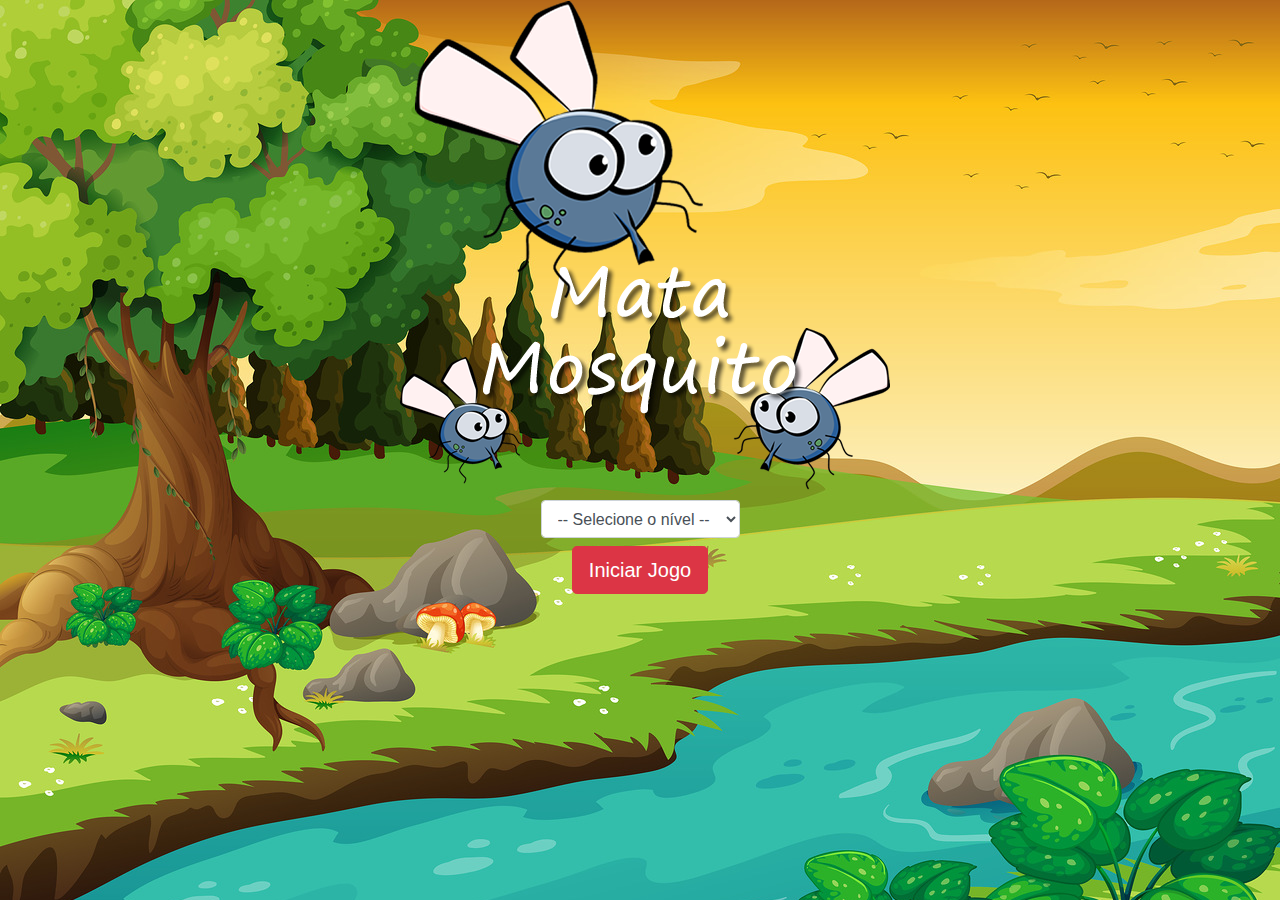
<file: index.html>
<!Doctype html> 
<html>
<head>

   <meta charset="UTF-8"/>

    <title>Kill Bug</title>
    <link rel="stylesheet" href="https://maxcdn.bootstrapcdn.com/bootstrap/4.0.0/css/bootstrap.min.css" integrity="sha384-Gn5384xqQ1aoWXA+058RXPxPg6fy4IWvTNh0E263XmFcJlSAwiGgFAW/dAiS6JXm" crossorigin="anonymous">

    <link rel="stylesheet" href="estilo.css"/>

    <script>
    	function iniciarJogo() {
				var nivel = document.getElementById('nivel').value

				if(nivel === '') {
					alert('Selecione um nível para iniciar o jogo')
					return false
				}

				window.location.href = "app.html?" + nivel

			}    
		
    </script>




</head>
<body>

		<div class="container">
			<div class="row">
				<div class="col">
					<div class="d-flex justify-content-center">
						<img src="imagens/game.png">
					</div>
				</div>
			</div>

			<div class="row">
				<div class="col">
					<div class="d-flex justify-content-center">
						<div class="mb-2">
							<select class="form-control" id="nivel">
								<option value="">-- Selecione o nível --</option>
								<option value="normal">Normal</option>
								<option value="dificil">Difícil</option>
								<option value="chucknorris">Chuck Norris</option>
							</select>
						</div>
					</div>
				</div>
			</div>


			<div class="row">
				<div class="col">
					<div class="d-flex justify-content-center">
						<button type="button" class="btn btn-danger btn-lg" onclick="iniciarJogo()">Iniciar Jogo</button>
					</div>
				</div>
			</div>
		</div>

	
</body>
</html>
</file>
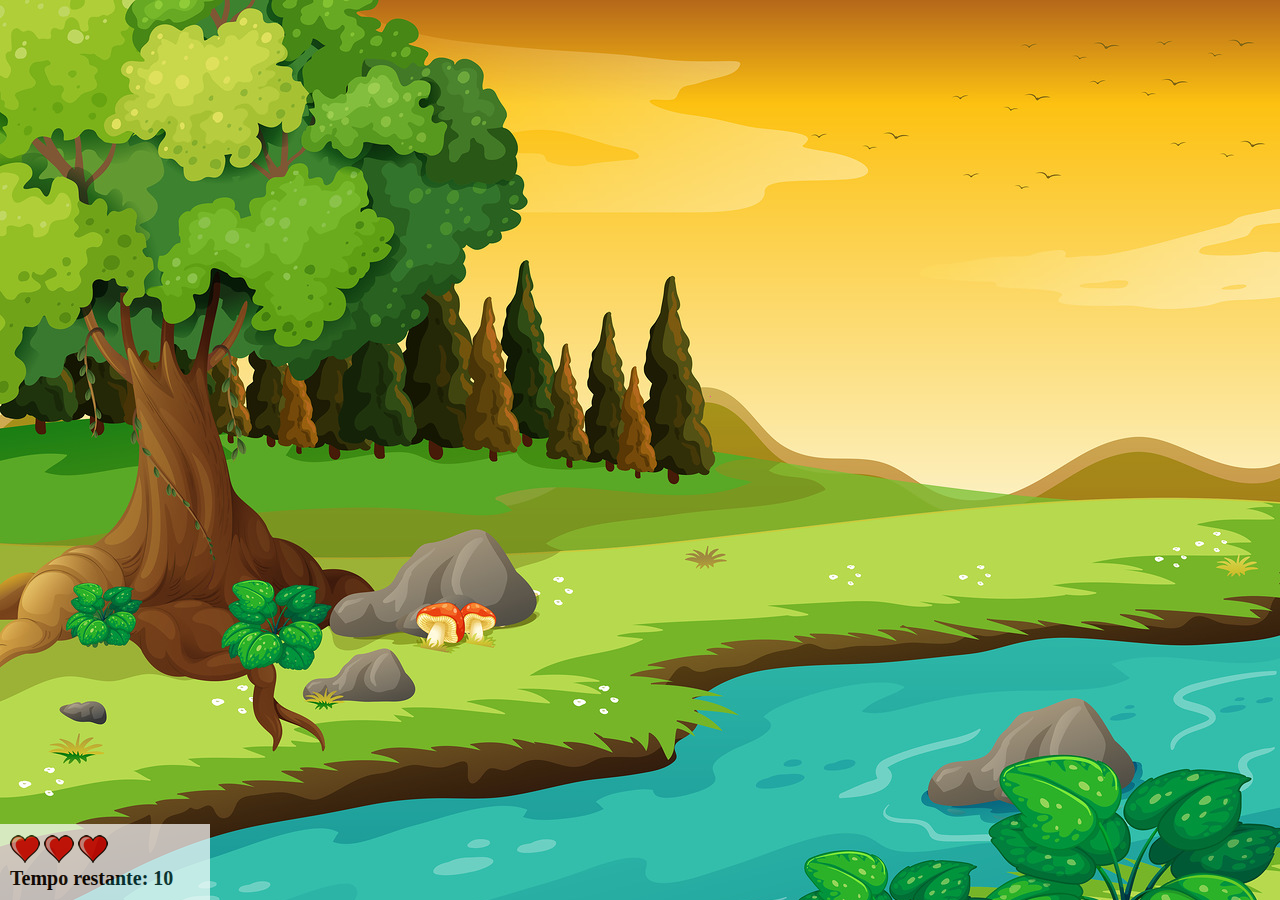
<file: app.html>
<!Doctype html> 
<html>
<head>

    <link rel="stylesheet" href="estilo.css">

    <meta charset="UTF-8"/>

    <script src="jogo.js"></script>

    <title>Kill Bug</title>






</head>
<body onresize="ajustaTamanhoPalcoJogo()">
    <div class="painel">
        <div class="vidas">
           <img id="v1" src="imagens/coracao_cheio.png"/>
           <img id="v2" src="imagens/coracao_cheio.png"/>
           <img id="v3" src="imagens/coracao_cheio.png"/>

        </div>
        <div class="cronometro"> Tempo restante: <span id="cronometro"></span>

        </div>
    </div>

   
    <script>
    document.getElementById('cronometro').innerHTML = tempo
    var criaBug = setInterval(function() {
        posicaoRandomica() 
    }, criabugtempo)
    </script>


</body>
</html>
</file>
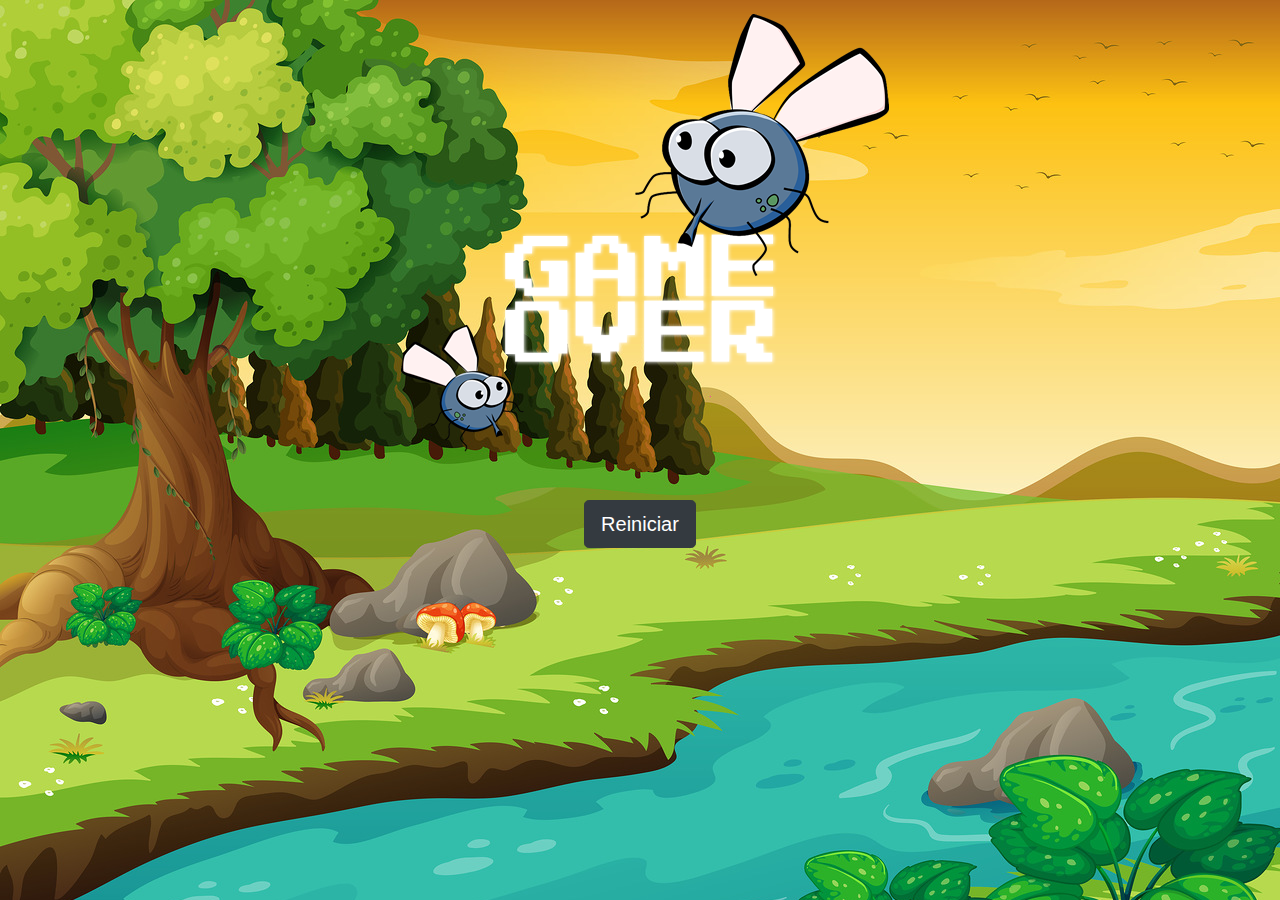
<file: fim_de_jogo.html>
<!Doctype html> 
<html>
<head>

    <meta charset="UTF-8"/>

    <title>Kill Bug</title>
    <link rel="stylesheet" href="https://maxcdn.bootstrapcdn.com/bootstrap/4.0.0/css/bootstrap.min.css" integrity="sha384-Gn5384xqQ1aoWXA+058RXPxPg6fy4IWvTNh0E263XmFcJlSAwiGgFAW/dAiS6JXm" crossorigin="anonymous">

    <link rel="stylesheet" href="estilo.css"/>




</head>
<body>
  <div class="container">
      <div class="row">
          <div class="col">
              <div class="d-flex justify-content-center">
            <img src="imagens/game_over.png"/>
        </div>
          </div>

      </div>
      <div class="row">
        <div class="col">
            <div class="d-flex justify-content-center">
          <button type="button" class="btn btn-dark btn-lg" onclick ="window.location.href = 'index.html'"> Reiniciar </button>
      </div>
        </div>

    </div>


    </div>

</body>
</html>
</file>
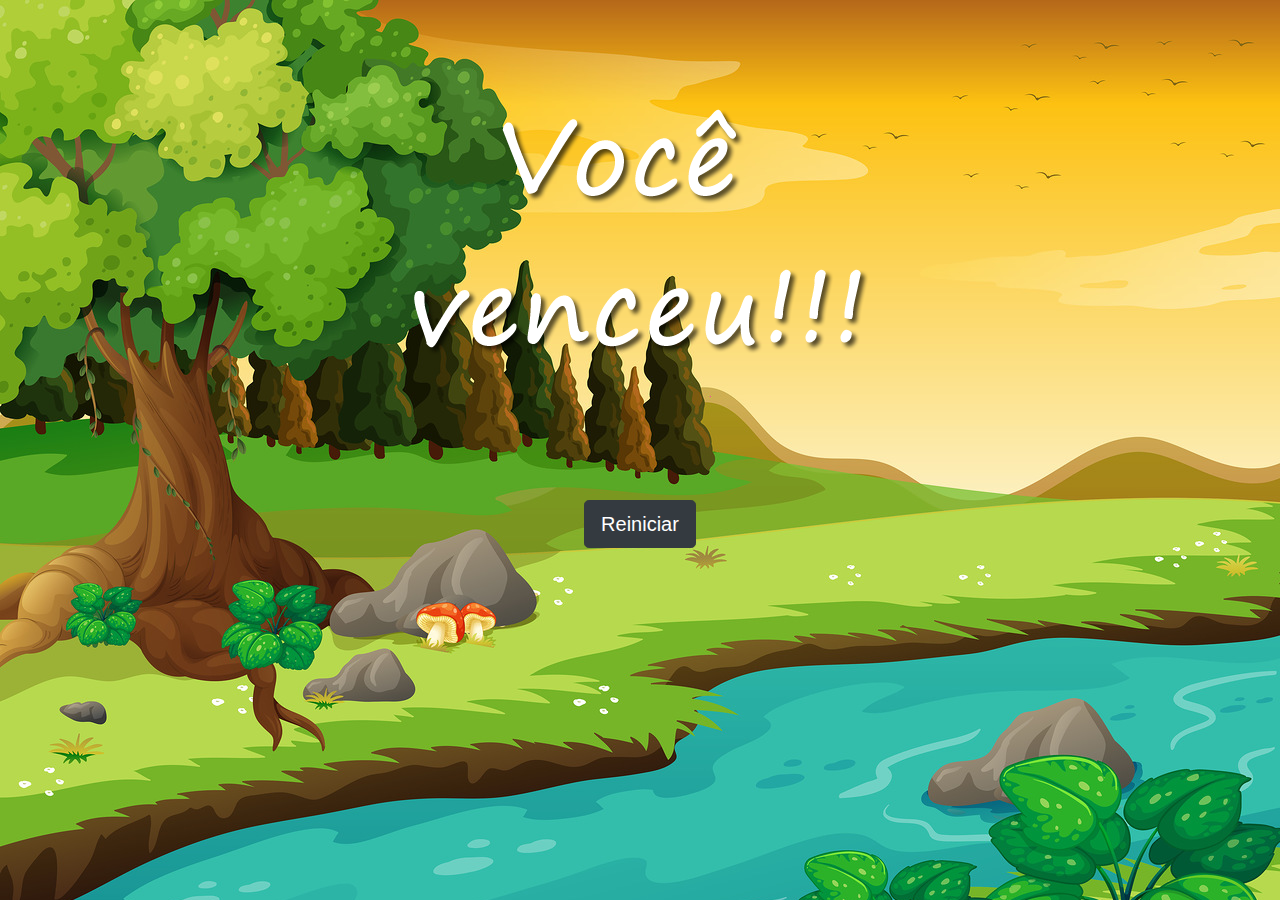
<file: vitoria.html>
<!Doctype html> 
<html>
<head>

    <meta charset="UTF-8"/>

    <title>Kill Bug</title>
    <link rel="stylesheet" href="https://maxcdn.bootstrapcdn.com/bootstrap/4.0.0/css/bootstrap.min.css" integrity="sha384-Gn5384xqQ1aoWXA+058RXPxPg6fy4IWvTNh0E263XmFcJlSAwiGgFAW/dAiS6JXm" crossorigin="anonymous">

    <link rel="stylesheet" href="estilo.css"/>




</head>
<body>
  <div class="container">
      <div class="row">
          <div class="col">
              <div class="d-flex justify-content-center">
            <img src="imagens/vitoria.png"/>
        </div>
          </div>

      </div>
      <div class="row">
        <div class="col">
            <div class="d-flex justify-content-center">
          <button type="button" class="btn btn-dark btn-lg" onclick ="window.location.href = 'index.html'"> Reiniciar </button>
      </div>
        </div>

    </div>


    </div>

</body>
</html>
</file>
<file: estilo.css>
html{
    cursor: url( imagens/mata_mosca.png) 30 30, auto;
}


body{
background-image: url(imagens/bg.jpg);
background-repeat: no-repeat;

}



.bug1 {
    width: 50px;
    height: 50px;
}

.bug2 {
    width: 70px;
    height: 70px;
}

.bug3 {
    width: 90px;
    height: 90px;
}

.ladoA {
    transform: scaleX(1);
}

.ladoB {
    transform: scaleX(-1);
}

.painel{
    position: absolute;
    width: 190px;
    padding: 10px;
    left: 0px;
    bottom: 0px;
    border-top: solid 1px #fff;
    background-color: #fff;
    opacity: 0.7;
}

.vidas{
    float: left;
}

.cronometro{
    float: left;
    font-size: 20px;
    font-weight: bold;
}
</file>
